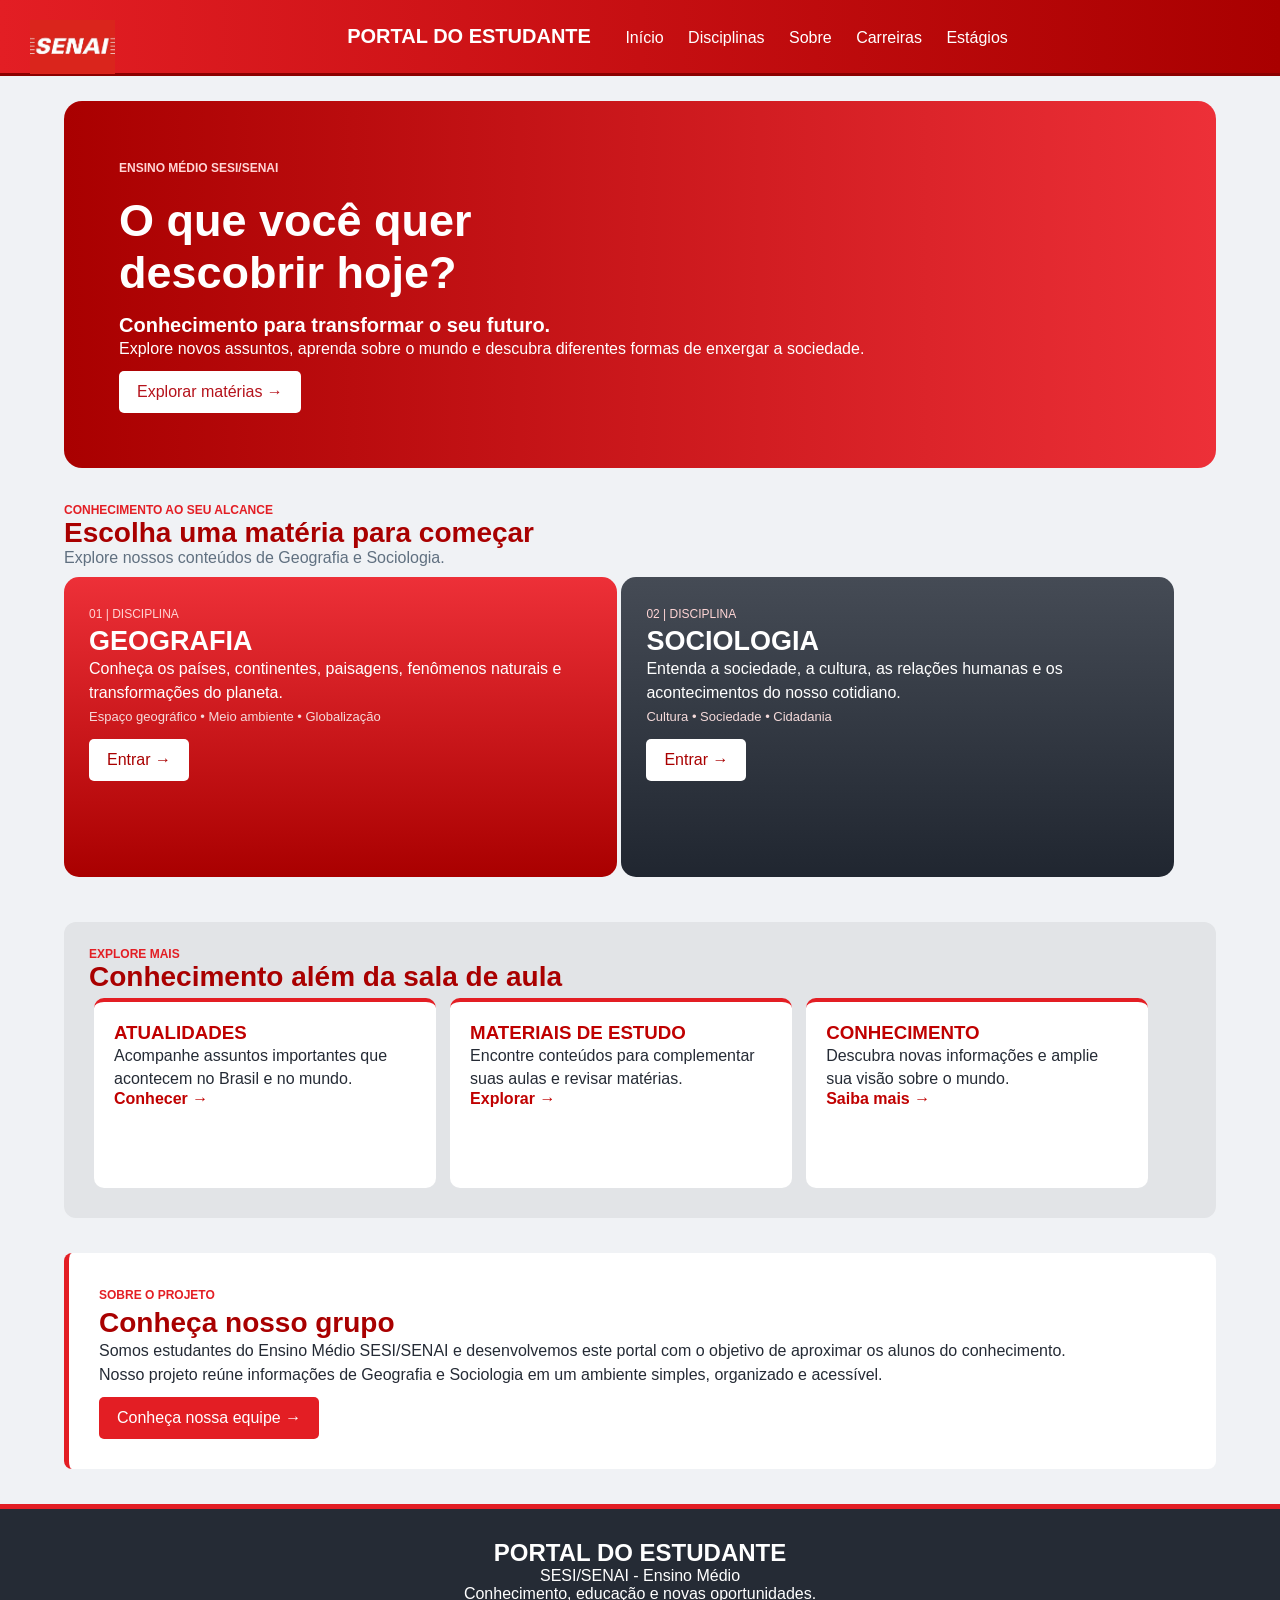
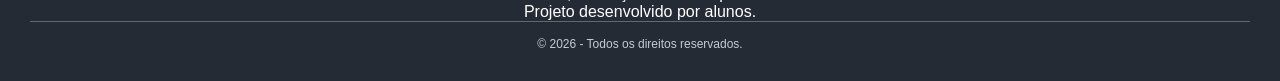
<file: index.html>
<!DOCTYPE html>
<html lang="pt-BR">
<head>
    <title>Portal do Estudante</title>
    <meta charset="UTF-8" />
    <link rel="stylesheet" href="css/style.css" />
</head>

<body>

    <header>

        <img src="assets/img/logo.sesi.png" alt="Logo SESI SENAI">

        <h2>PORTAL DO ESTUDANTE</h2>

        <nav>
            <a href="index.html">Início</a>
            <a href="disciplinas.html">Disciplinas</a>
            <a href="sobre.html">Sobre</a>
            <a href="carreiras.html">Carreiras</a>
            <a href="estagio.html">Estágios</a>
        </nav>

    </header>

    <main>

        <section class="inicio">

            <p class="destaque">ENSINO MÉDIO SESI/SENAI</p>

            <h1>O que você quer<br>descobrir hoje?</h1>

            <h2>Conhecimento para transformar o seu futuro.</h2>

            <p>
                Explore novos assuntos, aprenda sobre o mundo
                e descubra diferentes formas de enxergar a sociedade.
            </p>

            <a href="#materias" class="botao">Explorar matérias →</a>

        </section>

        <section class="materias" id="materias">

            <p class="destaque">CONHECIMENTO AO SEU ALCANCE</p>

            <h2>Escolha uma matéria para começar</h2>

            <p class="descricao">
                Explore nossos conteúdos de Geografia e Sociologia.
            </p>

            <article class="card geografia">

                <p class="numero">01 | DISCIPLINA</p>

                <h3>GEOGRAFIA</h3>

                <p>
                    Conheça os países, continentes, paisagens,
                    fenômenos naturais e transformações do planeta.
                </p>

                <p class="assuntos">
                    Espaço geográfico • Meio ambiente • Globalização
                </p>

                <a href="geografia.html" class="botao">Entrar →</a>

            </article>

            <article class="card sociologia">

                <p class="numero">02 | DISCIPLINA</p>

                <h3>SOCIOLOGIA</h3>

                <p>
                    Entenda a sociedade, a cultura, as relações humanas
                    e os acontecimentos do nosso cotidiano.
                </p>

                <p class="assuntos">
                    Cultura • Sociedade • Cidadania
                </p>

                <a href="sociologia.html" class="botao">Entrar →</a>

            </article>

        </section>

        <section class="conteudos">

            <p class="destaque">EXPLORE MAIS</p>

            <h2>Conhecimento além da sala de aula</h2>

            <article class="conteudo">

                <h3>ATUALIDADES</h3>

                <p>
                    Acompanhe assuntos importantes que acontecem
                    no Brasil e no mundo.
                </p>

                <a href="noticias/">Conhecer →</a>

            </article>

            <article class="conteudo">

                <h3>MATERIAIS DE ESTUDO</h3>

                <p>
                    Encontre conteúdos para complementar
                    suas aulas e revisar matérias.
                </p>

                <a href="#materias">Explorar →</a>

            </article>

            <article class="conteudo">

                <h3>CONHECIMENTO</h3>

                <p>
                    Descubra novas informações e amplie
                    sua visão sobre o mundo.
                </p>

                <a href="#grupo">Saiba mais →</a>

            </article>

        </section>

        <section class="grupo" id="grupo">

            <p class="destaque">SOBRE O PROJETO</p>

            <h2>Conheça nosso grupo</h2>

            <p>
                Somos estudantes do Ensino Médio SESI/SENAI
                e desenvolvemos este portal com o objetivo de
                aproximar os alunos do conhecimento.
            </p>

            <p>
                Nosso projeto reúne informações de Geografia
                e Sociologia em um ambiente simples, organizado
                e acessível.
            </p>

            <a href="sobre.html" class="botao">Conheça nossa equipe →</a>

        </section>

    </main>

    <footer>

        <h2>PORTAL DO ESTUDANTE</h2>

        <p>SESI/SENAI - Ensino Médio</p>

        <p>Conhecimento, educação e novas oportunidades.</p>

        <p>Projeto desenvolvido por alunos.</p>

        <p class="final">© 2026 - Todos os direitos reservados.</p>

    </footer>

</body>
</html>
</file>
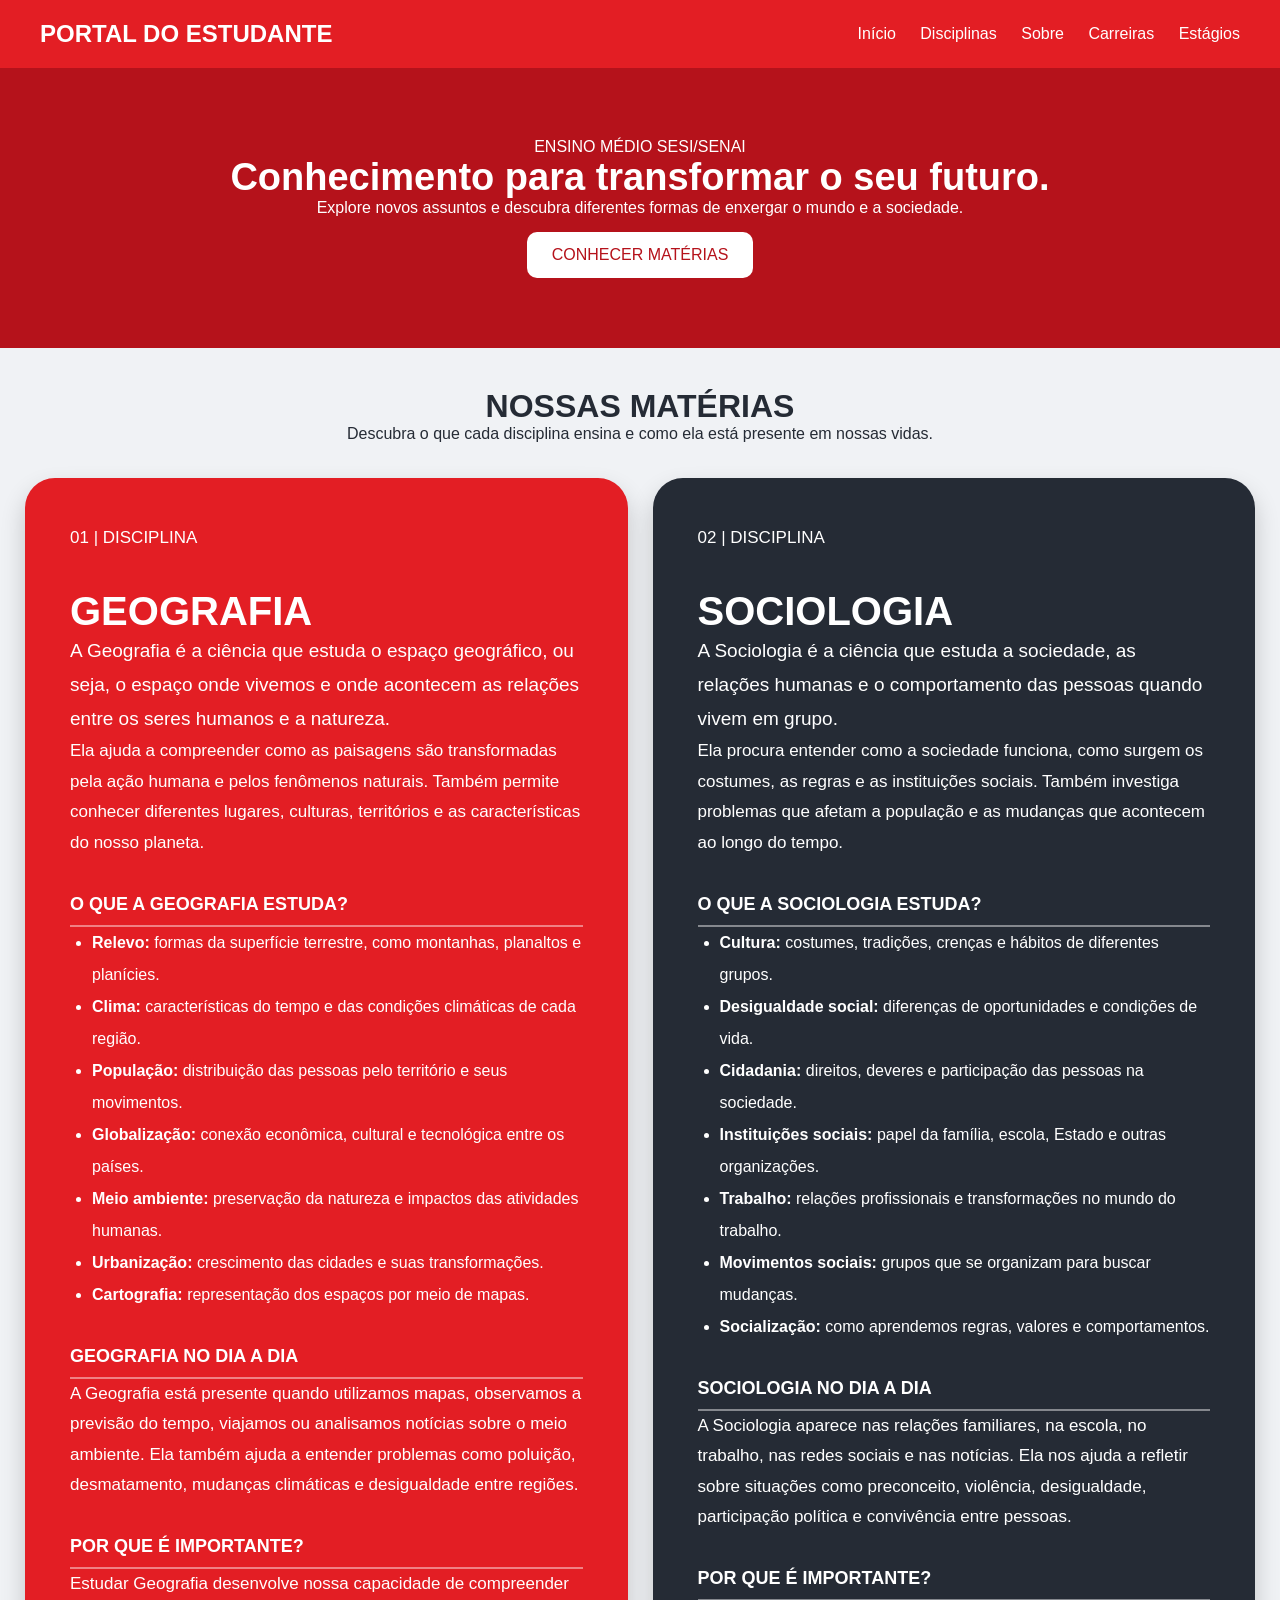
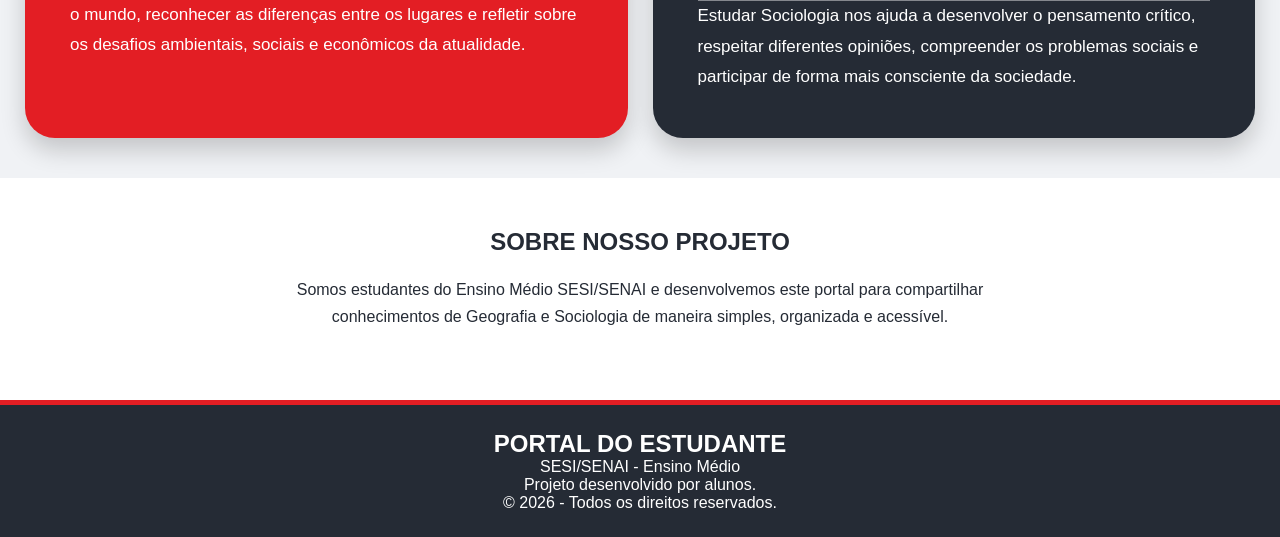
<file: disciplinas.html>
<!DOCTYPE html>
<html lang="pt-BR">
<head>
    <meta charset="UTF-8">
    <title>Portal do Estudante</title>
    <link rel="stylesheet" href="css/disciplinas.css">
</head>
<body>

    <header>
        <h1>PORTAL DO ESTUDANTE</h1>

        <nav>
            <a href="index.html">Início</a>
            <a href="disciplinas.html">Disciplinas</a>
            <a href="sobre.html">Sobre</a>
            <a href="carreiras.html">Carreiras</a>
            <a href="estagio.html">Estágios</a>
        </nav>
    </header>

    <main>
        <section class="inicio">
            <p>ENSINO MÉDIO SESI/SENAI</p>
            <h2>Conhecimento para transformar o seu futuro.</h2>
            <p>Explore novos assuntos e descubra diferentes formas de enxergar o mundo e a sociedade.</p>
            <a href="disciplinas.html">CONHECER MATÉRIAS</a>
        </section>

        <section class="materias" id="materias">
            <h2>NOSSAS MATÉRIAS</h2>
            <p>Descubra o que cada disciplina ensina e como ela está presente em nossas vidas.</p>

            <div class="cards">

                <article class="card geografia">
                    <p class="numero">01 | DISCIPLINA</p>
                    <h3>GEOGRAFIA</h3>

                    <p class="explicacao">
                        A Geografia é a ciência que estuda o espaço geográfico,
                        ou seja, o espaço onde vivemos e onde acontecem as
                        relações entre os seres humanos e a natureza.
                    </p>

                    <p>
                        Ela ajuda a compreender como as paisagens são
                        transformadas pela ação humana e pelos fenômenos
                        naturais. Também permite conhecer diferentes lugares,
                        culturas, territórios e as características do nosso planeta.
                    </p>

                    <h4>O QUE A GEOGRAFIA ESTUDA?</h4>

                    <ul>
                        <li><strong>Relevo:</strong> formas da superfície terrestre, como montanhas, planaltos e planícies.</li>
                        <li><strong>Clima:</strong> características do tempo e das condições climáticas de cada região.</li>
                        <li><strong>População:</strong> distribuição das pessoas pelo território e seus movimentos.</li>
                        <li><strong>Globalização:</strong> conexão econômica, cultural e tecnológica entre os países.</li>
                        <li><strong>Meio ambiente:</strong> preservação da natureza e impactos das atividades humanas.</li>
                        <li><strong>Urbanização:</strong> crescimento das cidades e suas transformações.</li>
                        <li><strong>Cartografia:</strong> representação dos espaços por meio de mapas.</li>
                    </ul>

                    <h4>GEOGRAFIA NO DIA A DIA</h4>

                    <p>
                        A Geografia está presente quando utilizamos mapas,
                        observamos a previsão do tempo, viajamos ou analisamos
                        notícias sobre o meio ambiente. Ela também ajuda a
                        entender problemas como poluição, desmatamento,
                        mudanças climáticas e desigualdade entre regiões.
                    </p>

                    <h4>POR QUE É IMPORTANTE?</h4>

                    <p>
                        Estudar Geografia desenvolve nossa capacidade de
                        compreender o mundo, reconhecer as diferenças entre
                        os lugares e refletir sobre os desafios ambientais,
                        sociais e econômicos da atualidade.
                    </p>
                </article>

                <article class="card sociologia">
                    <p class="numero">02 | DISCIPLINA</p>
                    <h3>SOCIOLOGIA</h3>

                    <p class="explicacao">
                        A Sociologia é a ciência que estuda a sociedade,
                        as relações humanas e o comportamento das pessoas
                        quando vivem em grupo.
                    </p>

                    <p>
                        Ela procura entender como a sociedade funciona,
                        como surgem os costumes, as regras e as instituições
                        sociais. Também investiga problemas que afetam a
                        população e as mudanças que acontecem ao longo do tempo.
                    </p>

                    <h4>O QUE A SOCIOLOGIA ESTUDA?</h4>

                    <ul>
                        <li><strong>Cultura:</strong> costumes, tradições, crenças e hábitos de diferentes grupos.</li>
                        <li><strong>Desigualdade social:</strong> diferenças de oportunidades e condições de vida.</li>
                        <li><strong>Cidadania:</strong> direitos, deveres e participação das pessoas na sociedade.</li>
                        <li><strong>Instituições sociais:</strong> papel da família, escola, Estado e outras organizações.</li>
                        <li><strong>Trabalho:</strong> relações profissionais e transformações no mundo do trabalho.</li>
                        <li><strong>Movimentos sociais:</strong> grupos que se organizam para buscar mudanças.</li>
                        <li><strong>Socialização:</strong> como aprendemos regras, valores e comportamentos.</li>
                    </ul>

                    <h4>SOCIOLOGIA NO DIA A DIA</h4>

                    <p>
                        A Sociologia aparece nas relações familiares,
                        na escola, no trabalho, nas redes sociais e nas
                        notícias. Ela nos ajuda a refletir sobre situações
                        como preconceito, violência, desigualdade,
                        participação política e convivência entre pessoas.
                    </p>

                    <h4>POR QUE É IMPORTANTE?</h4>

                    <p>
                        Estudar Sociologia nos ajuda a desenvolver o
                        pensamento crítico, respeitar diferentes opiniões,
                        compreender os problemas sociais e participar
                        de forma mais consciente da sociedade.
                    </p>
                </article>

            </div>
        </section>

        <section class="grupo" id="grupo">
            <h2>SOBRE NOSSO PROJETO</h2>
            <p>
                Somos estudantes do Ensino Médio SESI/SENAI e desenvolvemos
                este portal para compartilhar conhecimentos de Geografia
                e Sociologia de maneira simples, organizada e acessível.
            </p>
        </section>
    </main>

    <footer>
        <h2>PORTAL DO ESTUDANTE</h2>
        <p>SESI/SENAI - Ensino Médio</p>
        <p>Projeto desenvolvido por alunos.</p>
        <p>© 2026 - Todos os direitos reservados.</p>
    </footer>

</body>
</html>
</file>
<file: css/style.css>
* {
    box-sizing: border-box;
    padding: 0;
    margin: 0;
}

body {
    margin: 0;
    background-color: #f0f2f5;
    color: #252b35;
    font-family: Arial, sans-serif;
}

header {
    background: linear-gradient(to right, #e31e24, #a90000);
    padding: 15px 30px;
    text-align: center;
    border-bottom: 3px solid #8b0000;
}

header img {
    width: 85px;
    float: left;
    margin-top: 5px;
}

header h2 {
    display: inline-block;
    color: white;
    font-size: 20px;
    margin: 10px;
}

nav {
    display: inline-block;
    margin: 10px;
}

nav a {
    color: white;
    text-decoration: none;
    margin: 10px;
    transition: 0.3s;
}

nav a:hover {
    color: #ffd5d5;
}

.inicio {
    width: 90%;
    margin: 25px auto;
    padding: 55px;
    background: linear-gradient(to right, #a90000, #ed3038);
    color: white;
    border-radius: 18px;
}

.inicio h1 {
    font-size: 45px;
    margin: 15px 0;
    animation: aparecer 2s;
}

.inicio h2 {
    font-size: 20px;
}

.inicio p {
    line-height: 24px;
}

.destaque {
    color: #e31e24;
    font-size: 12px;
    font-weight: bold;
}

.inicio .destaque {
    color: #ffd5d5;
}

@keyframes aparecer {
    from {
        opacity: 0;
    }

    to {
        opacity: 1;
    }
}

.botao {
    display: inline-block;
    background-color: #e31e24;
    color: white;
    padding: 12px 18px;
    margin-top: 10px;
    text-decoration: none;
    border-radius: 5px;
    transition: 0.3s;
}

.botao:hover {
    background-color: #a90000;
}

.inicio .botao {
    background-color: white;
    color: #b5121b;
}

.inicio .botao:hover {
    background-color: #ffdada;
}

.materias, .conteudos {
    width: 90%;
    margin: 35px auto;
}

.materias h2, .conteudos h2, .grupo h2 {
    font-size: 28px;
    color: #a90000;
}

.descricao {
    color: #607080;
}

.card {
    display: inline-block;
    vertical-align: top;
    width: 48%;
    min-height: 300px;
    padding: 25px;
    margin: 10px 0;
    border-radius: 15px;
    color: white;
    transition: 0.3s;
}

.card:hover {
    transform: translateY(-5px);
}

.geografia {
    background: linear-gradient(to bottom, #ed3038, #a90000);
}

.sociologia {
    background: linear-gradient(to bottom, #454b55, #202630);
}

.card h3 {
    font-size: 27px;
}

.numero {
    font-size: 12px;
    color: #ffd5d5;
}

.card p {
    line-height: 24px;
}

.assuntos {
    font-size: 13px;
    color: #f5dada;
}

.card .botao {
    background-color: white;
    color: #a90000;
}

.card .botao:hover {
    background-color: #ffdada;
}

.conteudos {
    background-color: #e2e4e7;
    padding: 25px;
    border-radius: 12px;
}

.conteudo {
    display: inline-block;
    vertical-align: top;
    width: 31%;
    min-height: 190px;
    background-color: white;
    padding: 20px;
    margin: 5px;
    border-radius: 10px;
    border-top: 4px solid #e31e24;
    transition: 0.3s;
}

.conteudo:hover {
    background-color: #fff5f5;
    transform: translateY(-5px);
}

.conteudo h3 {
    color: #c00000;
}

.conteudo p {
    line-height: 23px;
}

.conteudo a {
    color: #c00000;
    font-weight: bold;
    text-decoration: none;
}

.conteudo a:hover {
    text-decoration: underline;
}

.grupo {
    width: 90%;
    margin: 35px auto;
    padding: 30px;
    background-color: white;
    border-left: 5px solid #e31e24;
    border-radius: 8px;
}

.grupo p {
    line-height: 24px;
}

footer {
    background-color: #252b35;
    color: white;
    text-align: center;
    padding: 30px;
    border-top: 5px solid #e31e24;
}

footer h2 {
    color: white;
}

footer .final {
    border-top: 1px solid #606875;
    padding-top: 15px;
    color: #c6cbd2;
    font-size: 12px;
}
</file>
<file: css/disciplinas.css>
* {
    box-sizing: border-box;
    padding: 0;
    margin: 0;
}

body {
    margin: 0;
    font-family: Arial, sans-serif;
    background: #f0f2f5;
    color: #252b35;
}

header {
    background: #e31e24;
    color: white;
    padding: 20px 40px;
    display: flex;
    justify-content: space-between;
    align-items: center;
}

header h1 {
    font-size: 24px;
}

nav a {
    color: white;
    text-decoration: none;
    margin-left: 20px;
}

.inicio {
    background: #b5121b;
    color: white;
    padding: 70px 50px;
    text-align: center;
}

.inicio h2 {
    font-size: 38px;
}

.inicio a {
    display: inline-block;
    background: white;
    color: #b5121b;
    padding: 14px 25px;
    text-decoration: none;
    margin-top: 15px;
    border-radius: 10px;
}

.materias {
    padding: 40px 25px;
    text-align: center;
}

.materias > h2 {
    font-size: 32px;
}

.cards {
    display: flex;
    gap: 25px;
    margin-top: 35px;
    text-align: left;
    align-items: stretch;
}

.card {
    width: 50%;
    padding: 45px;
    color: white;
    border-radius: 30px;
    box-shadow: 0 12px 25px #00000030;
}

.card:hover {
    margin-top: -10px;
    box-shadow: 0 20px 35px #00000045;
}

.geografia {
    background: #e31e24;
}

.sociologia {
    background: #252b35;
}

.numero {
    font-size: 14px;
}

.card h3 {
    font-size: 40px;
    margin-top: 35px;
}

.card h4 {
    font-size: 18px;
    margin-top: 35px;
    border-bottom: 2px solid #ffffff70;
    padding-bottom: 10px;
}

.card p {
    font-size: 17px;
    line-height: 1.8;
}

.card .explicacao {
    font-size: 19px;
}

.card ul {
    padding-left: 22px;
    line-height: 2;
    font-size: 16px;
}

.grupo {
    background: white;
    padding: 50px;
    text-align: center;
}

.grupo p {
    max-width: 700px;
    margin: 20px auto;
    line-height: 1.7;
}

footer {
    background: #252b35;
    color: white;
    text-align: center;
    padding: 25px;
    border-top: 5px solid #e31e24;
}

@media (max-width: 700px) {
    header {
        display: block;
        text-align: center;
    }

    nav a {
        display: inline-block;
        margin: 10px;
    }

    .cards {
        display: block;
    }

    .card {
        width: 100%;
        margin-bottom: 25px;
        padding: 30px;
    }
}
</file>
